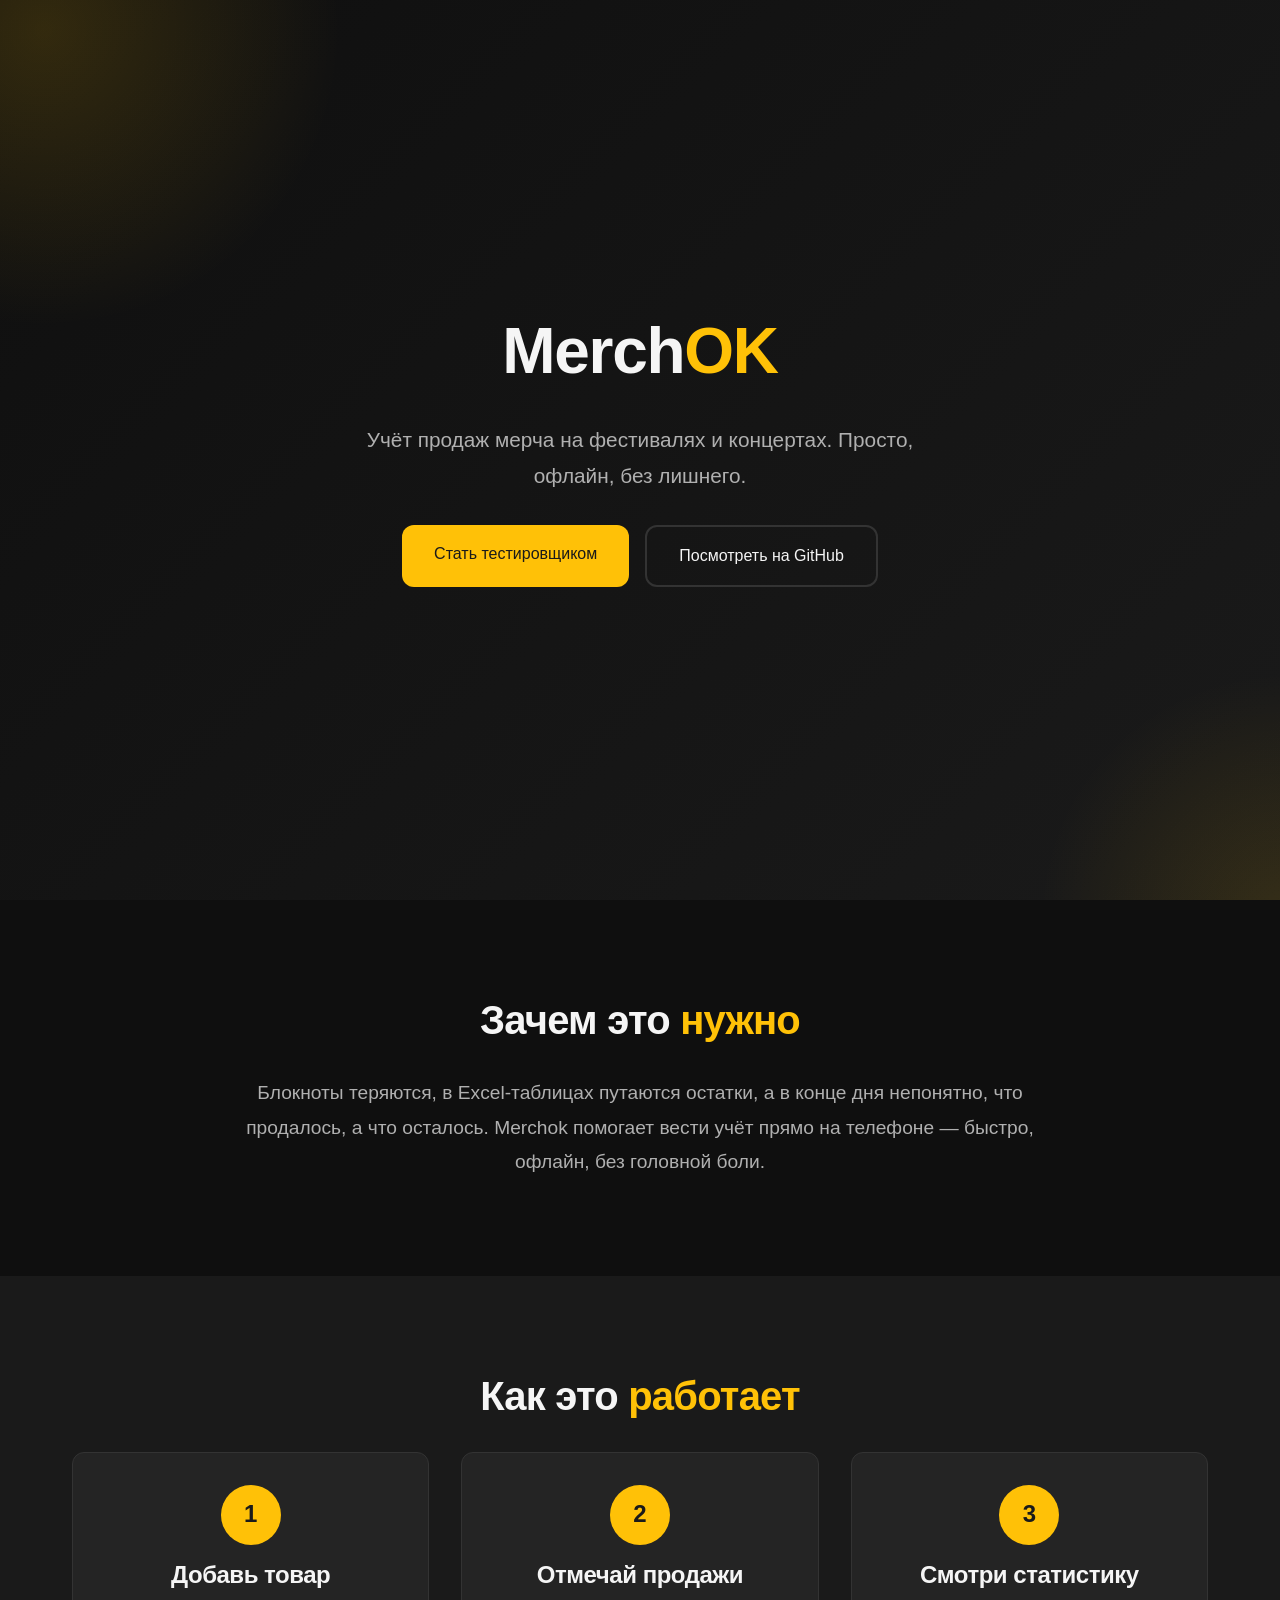
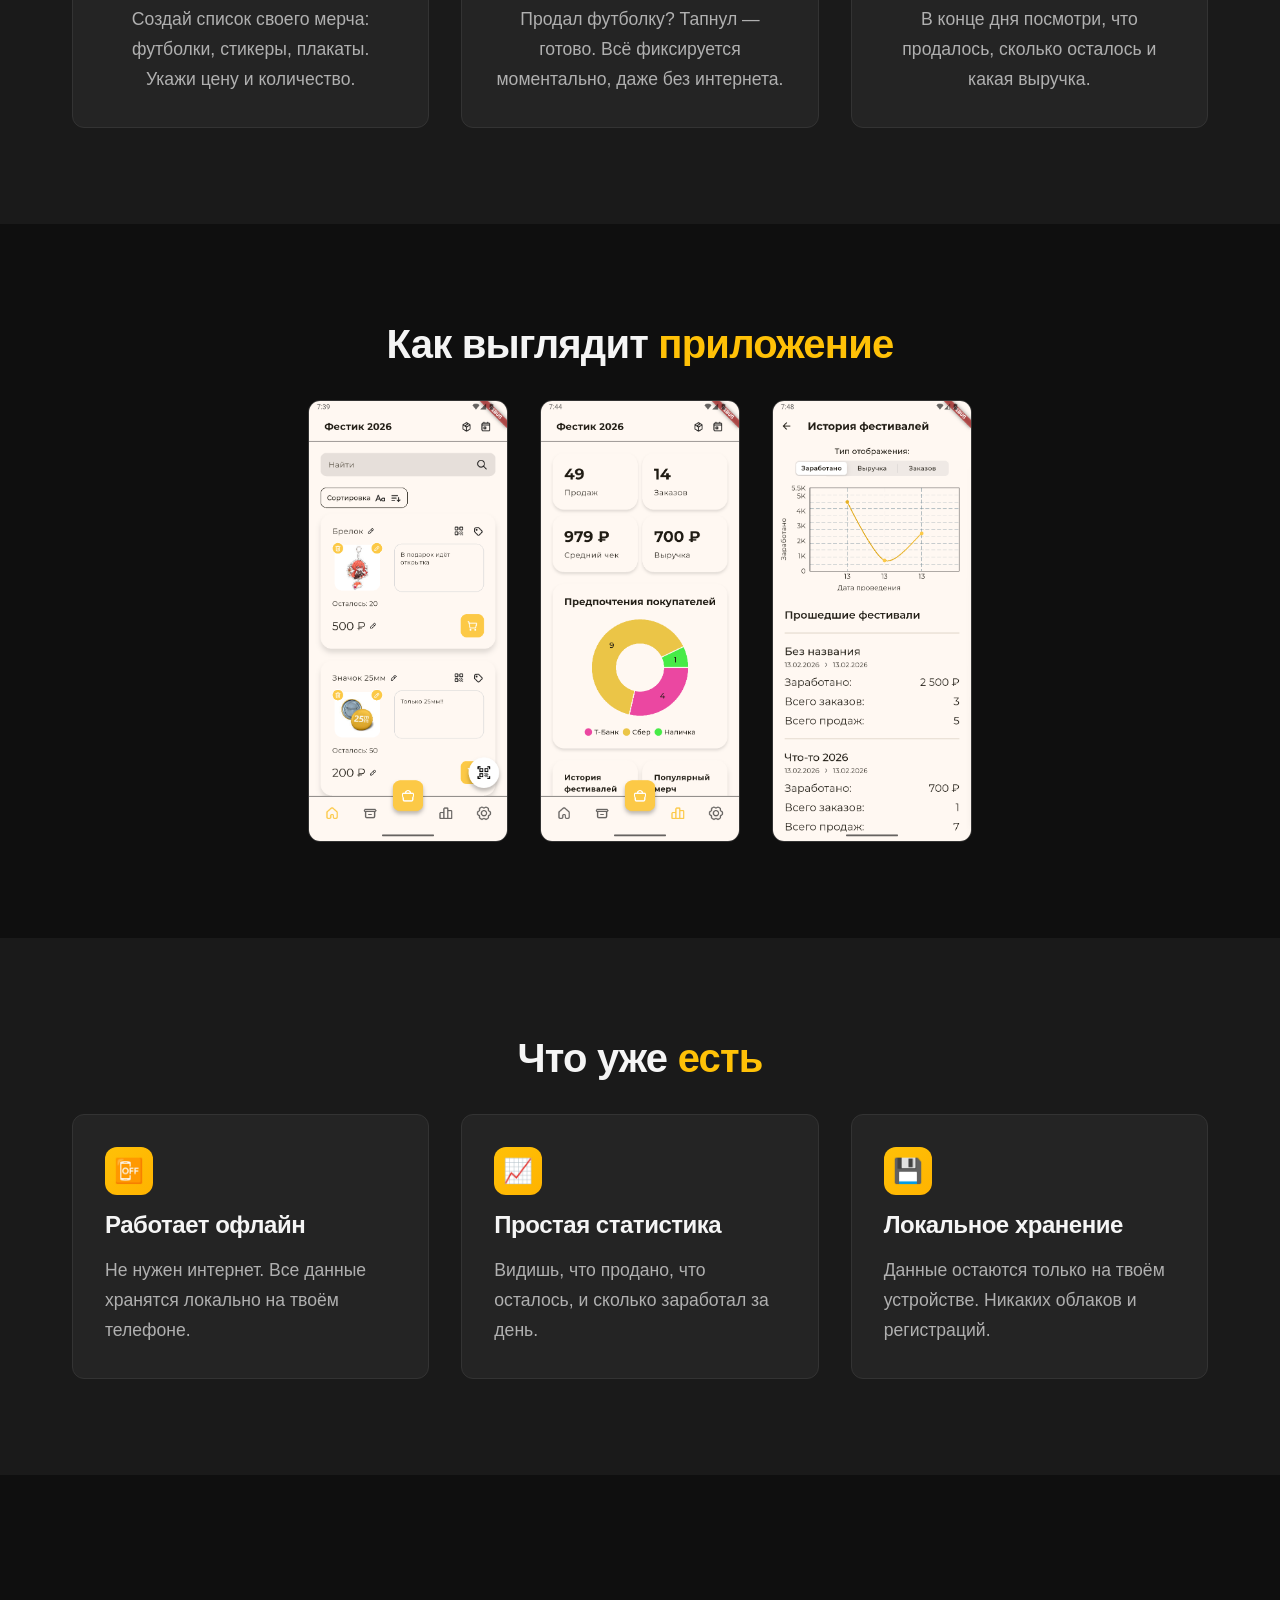
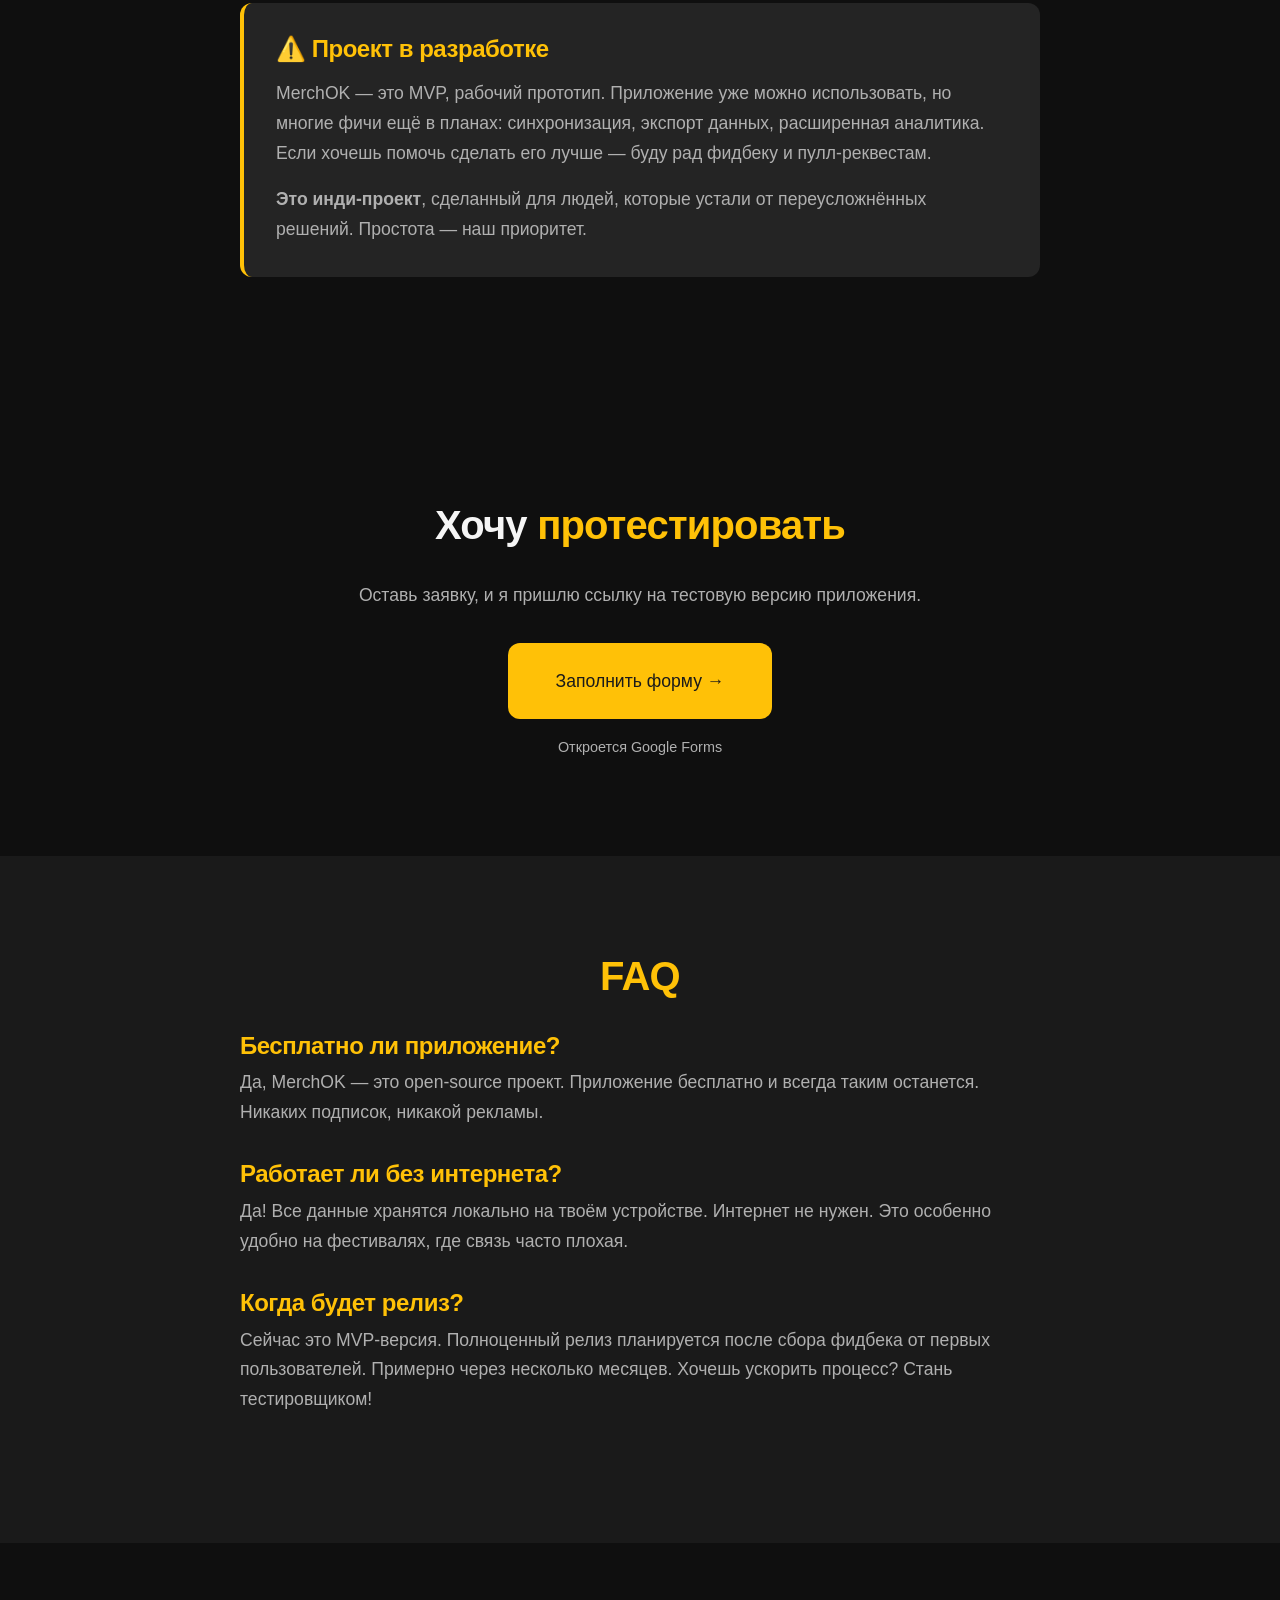
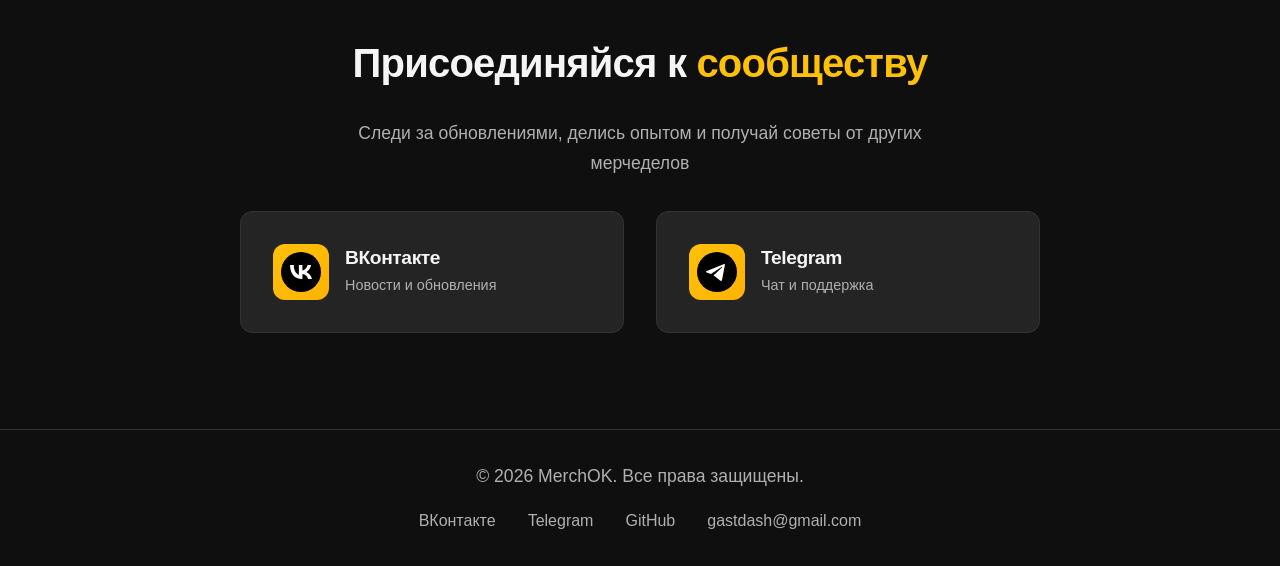
<file: index.html>
<!DOCTYPE html>
<html lang="ru">
    <head>
        <meta charset="UTF-8">
        <meta name="viewport" content="width=device-width, initial-scale=1.0">
        <title>MerchOK — Учёт продаж мерча на фестивалях</title>
        <link rel="stylesheet" href="styles.css">
    </head>
    <body>

        <!-- ============================================
         HERO SECTION
         ============================================ -->
        <section class="hero">
            <div class="container">
                <div class="hero-content">
                    <h1>Merch<span class="accent">OK</span></h1>
                    <p>Учёт продаж мерча на фестивалях и концертах. Просто, офлайн, без лишнего.</p>
                    <div class="btn-group">
                        <a href="#form" class="btn btn-primary">Стать тестировщиком</a>
                        <a href="https://github.com/GASTDASH/merchok" target="_blank" class="btn btn-secondary">Посмотреть на GitHub</a>
                    </div>
                </div>
            </div>
        </section>

        <!-- ============================================
         WHY - Зачем это нужно
         ============================================ -->
        <section class="why-section">
            <div class="container">
                <div class="why-content">
                    <h2>Зачем это <span class="accent">нужно</span></h2>
                    <p>
                        Блокноты теряются, в Excel-таблицах путаются остатки,
                        а в конце дня непонятно, что продалось, а что осталось.
                        Merchok помогает вести учёт прямо на телефоне — быстро,
                        офлайн, без головной боли.
                    </p>
                </div>
            </div>
        </section>

        <!-- ============================================
         HOW IT WORKS - Как работает
         ============================================ -->
        <section>
            <div class="container">
                <h2 class="text-center">Как это <span class="accent">работает</span></h2>
                <div class="steps-grid">
                    <div class="step-card card">
                        <div class="step-number">1</div>
                        <h3>Добавь товар</h3>
                        <p>Создай список своего мерча: футболки, стикеры, плакаты. Укажи цену и количество.</p>
                    </div>
                    <div class="step-card card">
                        <div class="step-number">2</div>
                        <h3>Отмечай продажи</h3>
                        <p>Продал футболку? Тапнул — готово. Всё фиксируется моментально, даже без интернета.</p>
                    </div>
                    <div class="step-card card">
                        <div class="step-number">3</div>
                        <h3>Смотри статистику</h3>
                        <p>В конце дня посмотри, что продалось, сколько осталось и какая выручка.</p>
                    </div>
                </div>
            </div>
        </section>

        <!-- ============================================
         SCREENSHOTS - Скриншоты приложения
         ============================================ -->
        <section style="background: var(--bg-darker);">
            <div class="container">
                <h2 class="text-center">Как выглядит <span class="accent">приложение</span></h2>
                <div class="screenshots-grid">
                    <img src="images/home.png" alt="Главный экран приложения">
                    <img src="images/stat.png" alt="Статистика продаж">
                    <img src="images/history.png" alt="История фестивалей">
                </div>
            </div>
        </section>

        <!-- ============================================
         FEATURES - Что уже есть
         ============================================ -->
        <section>
            <div class="container">
                <h2 class="text-center">Что уже <span class="accent">есть</span></h2>
                <div class="features-grid">
                    <div class="card">
                        <div class="feature-icon">📴</div>
                        <h3>Работает офлайн</h3>
                        <p>Не нужен интернет. Все данные хранятся локально на твоём телефоне.</p>
                    </div>
                    <div class="card">
                        <div class="feature-icon">📈</div>
                        <h3>Простая статистика</h3>
                        <p>Видишь, что продано, что осталось, и сколько заработал за день.</p>
                    </div>
                    <div class="card">
                        <div class="feature-icon">💾</div>
                        <h3>Локальное хранение</h3>
                        <p>Данные остаются только на твоём устройстве. Никаких облаков и регистраций.</p>
                    </div>
                </div>
            </div>
        </section>

        <!-- ============================================
         MVP NOTICE - Проект в разработке
         ============================================ -->
        <section style="background: var(--bg-darker);">
            <div class="container">
                <div class="mvp-notice">
                    <h3>⚠️ Проект в разработке</h3>
                    <p>
                        MerchOK — это MVP, рабочий прототип. Приложение уже можно использовать,
                        но многие фичи ещё в планах: синхронизация, экспорт данных, расширенная
                        аналитика. Если хочешь помочь сделать его лучше — буду рад фидбеку и пулл-реквестам.
                    </p>
                    <p style="margin-top: 1rem;">
                        <strong>Это инди-проект</strong>, сделанный для людей, которые устали от
                        переусложнённых решений. Простота — наш приоритет.
                    </p>
                </div>
            </div>
        </section>

        <!-- ============================================
         FORM - Хочу протестировать
         ============================================ -->
        <section id="form" class="form-section">
            <div class="container">
                <div class="form-container">
                    <h2 class="text-center">Хочу <span class="accent">протестировать</span></h2>
                    <p class="text-center" style="margin-bottom: var(--spacing-md);">
                        Оставь заявку, и я пришлю ссылку на тестовую версию приложения.
                    </p>
                    <div style="text-align: center;">
                        <a href="https://forms.google.com/your-form-link" target="_blank" class="btn btn-primary"
                            style="display: inline-block; padding: 1.5rem 3rem; font-size: 1.1rem;">
                            Заполнить форму →
                        </a>
                        <p style="margin-top: var(--spacing-sm); color: var(--text-secondary); font-size: 0.9rem;">
                            Откроется Google Forms
                        </p>
                    </div>
                </div>
            </div>
        </section>

        <!-- ============================================
         FAQ
         ============================================ -->
        <section>
            <div class="container">
                <h2 class="text-center"><span class="accent">FAQ</span></h2>
                <div class="faq-list">
                    <div class="faq-item">
                        <h3>Бесплатно ли приложение?</h3>
                        <p>
                            Да, MerchOK — это open-source проект. Приложение бесплатно и всегда таким останется.
                            Никаких подписок, никакой рекламы.
                        </p>
                    </div>
                    <div class="faq-item">
                        <h3>Работает ли без интернета?</h3>
                        <p>
                            Да! Все данные хранятся локально на твоём устройстве. Интернет не нужен.
                            Это особенно удобно на фестивалях, где связь часто плохая.
                        </p>
                    </div>
                    <div class="faq-item">
                        <h3>Когда будет релиз?</h3>
                        <p>
                            Сейчас это MVP-версия. Полноценный релиз планируется после сбора фидбека
                            от первых пользователей. Примерно через несколько месяцев.
                            Хочешь ускорить процесс? Стань тестировщиком!
                        </p>
                    </div>
                </div>
            </div>
        </section>

        <!-- ============================================
         SOCIAL - Присоединяйся к сообществу
         ============================================ -->
        <section class="social-section">
            <div class="container">
                <h2 class="text-center">Присоединяйся к <span class="accent">сообществу</span></h2>
                <p class="text-center" style="max-width: 600px; margin: 0 auto var(--spacing-md); font-size: 1.1rem;">
                    Следи за обновлениями, делись опытом и получай советы от других мерчеделов
                </p>
                <div class="social-links">
                    <a href="https://vk.com/merchok" target="_blank" class="social-card">
                        <div class="social-icon">
                            <svg width="40" height="40" viewBox="0 0 40 40" fill="none" xmlns="http://www.w3.org/2000/svg">
                                <rect width="40" height="40" rx="20" fill="black" />
                                <path
                                    d="M20.9825 27C13.466 27 9.17864 21.7447 9 13H12.7651C12.8888 19.4184 15.6646 22.1371 17.8632 22.6977V13H21.4085V18.5355C23.5796 18.2973 25.8607 15.7748 26.6302 13H30.1755C29.8855 14.4391 29.3075 15.8017 28.4776 17.0025C27.6477 18.2033 26.5837 19.2166 25.3523 19.979C26.7269 20.6756 27.941 21.6615 28.9145 22.8717C29.888 24.082 30.5988 25.489 31 27H27.0974C26.7373 25.6876 26.0054 24.5128 24.9934 23.6228C23.9814 22.7328 22.7343 22.1673 21.4085 21.997V27H20.9825Z"
                                    fill="white" />
                            </svg>
                        </div>
                        <div>
                            <h3>ВКонтакте</h3>
                            <p>Новости и обновления</p>
                        </div>
                    </a>
                    <a href="https://t.me/merchok" target="_blank" class="social-card">
                        <div class="social-icon">
                            <svg width="40" height="40" viewBox="0 0 40 40" fill="none" xmlns="http://www.w3.org/2000/svg">
                                <rect width="40" height="40" rx="20" fill="black" />
                                <path
                                    d="M28 12.6022L24.9946 28.2923C24.9946 28.2923 24.5741 29.3801 23.4189 28.8584L16.4846 23.3526L16.4524 23.3364C17.3891 22.4654 24.6524 15.7027 24.9698 15.3961C25.4613 14.9214 25.1562 14.6387 24.5856 14.9974L13.8568 22.053L9.71764 20.6108C9.71764 20.6108 9.06626 20.3708 9.00359 19.8491C8.9401 19.3265 9.73908 19.0439 9.73908 19.0439L26.6131 12.1889C26.6131 12.1889 28 11.5579 28 12.6022Z"
                                    fill="white" />
                            </svg>

                        </div>
                        <div>
                            <h3>Telegram</h3>
                            <p>Чат и поддержка</p>
                        </div>
                    </a>
                </div>
            </div>
        </section>

        <!-- ============================================
         FOOTER
         ============================================ -->
        <footer>
            <div class="container">
                <div class="footer-content">
                    <p>&copy; 2026 MerchOK. Все права защищены.</p>
                    <div class="footer-links">
                        <a href="https://vk.com/merchok" target="_blank">ВКонтакте</a>
                        <a href="https://t.me/merchok_app" target="_blank">Telegram</a>
                        <a href="https://github.com/GASTDASH/merchok" target="_blank">GitHub</a>
                        <a href="mailto:gastdash@gmail.com">gastdash@gmail.com</a>
                    </div>
                </div>
            </div>
        </footer>

        <!-- ============================================
         JAVASCRIPT
         ============================================ -->
        <script>
        // Плавное появление элементов при скролле
        const observerOptions = {
            threshold: 0.1,
            rootMargin: '0px 0px -50px 0px'
        };

        const observer = new IntersectionObserver(function(entries) {
            entries.forEach(entry => {
                if (entry.isIntersecting) {
                    entry.target.style.opacity = '1';
                    entry.target.style.transform = 'translateY(0)';
                }
            });
        }, observerOptions);

        // Наблюдаем за карточками
        document.querySelectorAll('.card, .faq-item').forEach(el => {
            el.style.opacity = '0';
            el.style.transform = 'translateY(20px)';
            el.style.transition = 'opacity 0.6s ease, transform 0.6s ease';
            observer.observe(el);
        });
    </script>

    </body>
</html>
</file>
<file: styles.css>
/* ============================================
   RESET & BASE STYLES
   ============================================ */
* {
  margin: 0;
  padding: 0;
  box-sizing: border-box;
}

/* CSS Variables для цветов и размеров */
:root {
  --bg-dark: #1a1a1a;
  --bg-darker: #0f0f0f;
  --bg-card: #242424;
  --text-primary: #f5f5f5;
  --text-secondary: #b0b0b0;
  --accent-yellow: #ffc107;
  --accent-yellow-dim: #ffb300;
  --accent-hover: #ffca28;
  --border-color: #333;

  --spacing-xs: 0.5rem;
  --spacing-sm: 1rem;
  --spacing-md: 2rem;
  --spacing-lg: 4rem;
  --spacing-xl: 6rem;

  --border-radius: 12px;
  --transition: all 0.3s cubic-bezier(0.4, 0, 0.2, 1);
}

body {
  font-family:
    -apple-system, BlinkMacSystemFont, 'Segoe UI', 'SF Pro Display', sans-serif;
  background: var(--bg-dark);
  color: var(--text-primary);
  line-height: 1.6;
  font-size: 16px;
  overflow-x: hidden;
}

/* Плавная прокрутка */
html {
  scroll-behavior: smooth;
}

/* ============================================
   TYPOGRAPHY
   ============================================ */
h1,
h2,
h3 {
  font-weight: 600;
  letter-spacing: -0.02em;
  line-height: 1.2;
}

h1 {
  font-size: clamp(2.5rem, 8vw, 4rem);
  margin-bottom: var(--spacing-sm);
}

h2 {
  font-size: clamp(1.8rem, 5vw, 2.5rem);
  margin-bottom: var(--spacing-md);
}

h3 {
  font-size: clamp(1.2rem, 3vw, 1.5rem);
  margin-bottom: var(--spacing-sm);
}

p {
  font-size: 1.1rem;
  color: var(--text-secondary);
  line-height: 1.7;
}

/* Акцент жёлтым */
.accent {
  color: var(--accent-yellow);
}

/* ============================================
   LAYOUT CONTAINER
   ============================================ */
.container {
  max-width: 1200px;
  margin: 0 auto;
  padding: 0 var(--spacing-md);
}

section {
  padding: var(--spacing-xl) 0;
  position: relative;
}

/* ============================================
   BUTTONS
   ============================================ */
.btn {
  display: inline-block;
  padding: 1rem 2rem;
  font-size: 1rem;
  font-weight: 500;
  text-decoration: none;
  border-radius: var(--border-radius);
  transition: var(--transition);
  cursor: pointer;
  border: none;
  font-family: inherit;
}

.btn-primary {
  background: var(--accent-yellow);
  color: var(--bg-dark);
}

.btn-primary:hover {
  background: var(--accent-hover);
  transform: translateY(-2px);
  box-shadow: 0 8px 24px rgba(255, 193, 7, 0.3);
}

.btn-secondary {
  background: transparent;
  color: var(--text-primary);
  border: 2px solid var(--border-color);
}

.btn-secondary:hover {
  border-color: var(--accent-yellow);
  color: var(--accent-yellow);
  transform: translateY(-2px);
}

.btn-group {
  display: flex;
  gap: var(--spacing-sm);
  flex-wrap: wrap;
  margin-top: var(--spacing-md);
  justify-content: center;
}

/* ============================================
   HERO SECTION
   ============================================ */
.hero {
  min-height: 100vh;
  display: flex;
  align-items: center;
  justify-content: center;
  text-align: center;
  background: linear-gradient(135deg, var(--bg-darker) 0%, var(--bg-dark) 100%);
  position: relative;
  overflow: hidden;
}

/* Декоративный фон */
.hero::before {
  content: '';
  position: absolute;
  top: -30%;
  left: -20%;
  width: 600px;
  height: 600px;
  background: radial-gradient(
    circle,
    rgba(255, 193, 7, 0.15) 0%,
    transparent 70%
  );
  border-radius: 50%;
  animation: float 20s ease-in-out infinite;
}

.hero::after {
  content: '';
  position: absolute;
  bottom: -30%;
  right: -20%;
  width: 500px;
  height: 500px;
  background: radial-gradient(
    circle,
    rgba(255, 193, 7, 0.12) 0%,
    transparent 70%
  );
  border-radius: 50%;
  animation: float 25s ease-in-out infinite reverse;
}

@keyframes float {
  0%,
  100% {
    transform: translate(0, 0);
  }
  50% {
    transform: translate(-30px, 30px);
  }
}

.hero-content {
  position: relative;
  z-index: 1;
  animation: fadeInUp 1s ease-out;
}

@keyframes fadeInUp {
  from {
    opacity: 0;
    transform: translateY(30px);
  }
  to {
    opacity: 1;
    transform: translateY(0);
  }
}

.hero h1 {
  margin-bottom: var(--spacing-md);
}

.hero p {
  font-size: 1.3rem;
  max-width: 600px;
  margin: 0 auto var(--spacing-md);
}

/* ============================================
   CARD COMPONENTS
   ============================================ */
.card {
  background: var(--bg-card);
  border-radius: var(--border-radius);
  padding: var(--spacing-md);
  border: 1px solid var(--border-color);
  transition: var(--transition);
}

.card:hover {
  border-color: var(--accent-yellow);
  transform: translateY(-4px);
  box-shadow: 0 12px 32px rgba(0, 0, 0, 0.3);
}

/* ============================================
   WHY SECTION - Зачем это нужно
   ============================================ */
.why-section {
  background: var(--bg-darker);
}

.why-content {
  max-width: 800px;
  margin: 0 auto;
  text-align: center;
}

.why-content p {
  font-size: 1.2rem;
  line-height: 1.8;
}

/* ============================================
   HOW IT WORKS - Как работает
   ============================================ */
.steps-grid {
  display: grid;
  grid-template-columns: repeat(auto-fit, minmax(280px, 1fr));
  gap: var(--spacing-md);
  margin-top: var(--spacing-md);
}

.step-card {
  text-align: center;
}

.step-number {
  width: 60px;
  height: 60px;
  background: var(--accent-yellow);
  color: var(--bg-dark);
  border-radius: 50%;
  display: flex;
  align-items: center;
  justify-content: center;
  font-size: 1.5rem;
  font-weight: 700;
  margin: 0 auto var(--spacing-sm);
}

/* ============================================
   FEATURES - Что уже есть
   ============================================ */
.features-grid {
  display: grid;
  grid-template-columns: repeat(auto-fit, minmax(300px, 1fr));
  gap: var(--spacing-md);
  margin-top: var(--spacing-md);
}

.feature-icon {
  width: 48px;
  height: 48px;
  background: linear-gradient(
    135deg,
    var(--accent-yellow),
    var(--accent-yellow-dim)
  );
  border-radius: 12px;
  display: flex;
  align-items: center;
  justify-content: center;
  font-size: 1.5rem;
  margin-bottom: var(--spacing-sm);
}

/* ============================================
   MVP NOTICE - Проект в разработке
   ============================================ */
.mvp-notice {
  background: var(--bg-card);
  border-left: 4px solid var(--accent-yellow);
  padding: var(--spacing-md);
  border-radius: var(--border-radius);
  max-width: 800px;
  margin: var(--spacing-md) auto;
}

.mvp-notice h3 {
  color: var(--accent-yellow);
}

/* ============================================
   FORM SECTION
   ============================================ */
.form-section {
  background: var(--bg-darker);
}

.form-container {
  max-width: 600px;
  margin: 0 auto;
}

.form-group {
  margin-bottom: var(--spacing-sm);
}

label {
  display: block;
  margin-bottom: var(--spacing-xs);
  color: var(--text-primary);
  font-weight: 500;
}

input[type='text'],
input[type='email'] {
  width: 100%;
  padding: 1rem;
  background: var(--bg-card);
  border: 2px solid var(--border-color);
  border-radius: var(--border-radius);
  color: var(--text-primary);
  font-size: 1rem;
  font-family: inherit;
  transition: var(--transition);
}

input[type='text']:focus,
input[type='email']:focus {
  outline: none;
  border-color: var(--accent-yellow);
  box-shadow: 0 0 0 3px rgba(255, 193, 7, 0.1);
}

.submit-btn {
  width: 100%;
  padding: 1.2rem;
  margin-top: var(--spacing-sm);
}

/* ============================================
   FAQ SECTION
   ============================================ */
.faq-list {
  max-width: 800px;
  margin: var(--spacing-md) auto 0;
}

.faq-item {
  margin-bottom: var(--spacing-md);
}

.faq-item h3 {
  color: var(--accent-yellow);
  margin-bottom: var(--spacing-xs);
}

/* ============================================
   SCREENSHOTS PLACEHOLDER
   ============================================ */
.screenshots-grid {
  display: grid;
  grid-template-columns: repeat(auto-fit, minmax(100px, 200px));
  gap: var(--spacing-md);
  margin-top: var(--spacing-md);
  align-items: start;
  justify-content: center;
}

.screenshot-placeholder {
  aspect-ratio: 9/16;
  background: linear-gradient(135deg, var(--bg-card) 0%, var(--bg-darker) 100%);
  border-radius: var(--border-radius);
  border: 2px dashed var(--border-color);
  display: flex;
  align-items: center;
  justify-content: center;
  color: var(--text-secondary);
  font-size: 0.9rem;
  transition: var(--transition);
}

.screenshot-placeholder:hover {
  border-color: var(--accent-yellow);
}

.screenshots-grid img {
  width: 100%;
  height: auto;
  border-radius: var(--border-radius);
  border: 1px solid var(--border-color);
  transition: var(--transition);
}

.screenshots-grid img:hover {
  border-color: var(--accent-yellow);
  transform: translateY(-4px);
  box-shadow: 0 12px 32px rgba(0, 0, 0, 0.3);
}

/* ============================================
   SOCIAL SECTION
   ============================================ */
.social-section {
  background: var(--bg-darker);
}

.social-links {
  display: grid;
  grid-template-columns: repeat(auto-fit, minmax(280px, 1fr));
  gap: var(--spacing-md);
  max-width: 800px;
  margin: 0 auto;
}

.social-card {
  display: flex;
  align-items: center;
  gap: var(--spacing-sm);
  background: var(--bg-card);
  padding: var(--spacing-md);
  border-radius: var(--border-radius);
  border: 1px solid var(--border-color);
  text-decoration: none;
  color: var(--text-primary);
  transition: var(--transition);
}

.social-card:hover {
  border-color: var(--accent-yellow);
  transform: translateY(-4px);
  box-shadow: 0 12px 32px rgba(0, 0, 0, 0.3);
}

.social-icon {
  width: 56px;
  height: 56px;
  background: linear-gradient(
    135deg,
    var(--accent-yellow),
    var(--accent-yellow-dim)
  );
  border-radius: 12px;
  display: flex;
  align-items: center;
  justify-content: center;
  flex-shrink: 0;
  color: var(--bg-dark);
}

.social-card h3 {
  margin: 0 0 0.25rem 0;
  font-size: 1.2rem;
}

.social-card p {
  margin: 0;
  font-size: 0.9rem;
}

/* ============================================
   FOOTER
   ============================================ */
footer {
  background: var(--bg-darker);
  padding: var(--spacing-md) 0;
  text-align: center;
  border-top: 1px solid var(--border-color);
}

.footer-content {
  display: flex;
  flex-direction: column;
  gap: var(--spacing-sm);
  align-items: center;
}

.footer-links {
  display: flex;
  gap: var(--spacing-md);
  flex-wrap: wrap;
  justify-content: center;
}

.footer-links a {
  color: var(--text-secondary);
  text-decoration: none;
  transition: var(--transition);
}

.footer-links a:hover {
  color: var(--accent-yellow);
}

/* ============================================
   RESPONSIVE
   ============================================ */
@media (max-width: 768px) {
  :root {
    --spacing-lg: 3rem;
    --spacing-xl: 4rem;
  }

  .btn-group {
    flex-direction: column;
  }

  .btn {
    width: 100%;
    text-align: center;
  }

  .steps-grid,
  .features-grid {
    grid-template-columns: 1fr;
  }

  .hero {
    min-height: 90vh;
  }
}

/* ============================================
   UTILITY CLASSES
   ============================================ */
.text-center {
  text-align: center;
}

.mt-lg {
  margin-top: var(--spacing-lg);
}

/* Плавное появление элементов при скролле */
@media (prefers-reduced-motion: no-preference) {
  .card,
  .step-card,
  .faq-item {
    animation: fadeIn 0.6s ease-out;
  }

  @keyframes fadeIn {
    from {
      opacity: 0;
      transform: translateY(20px);
    }
    to {
      opacity: 1;
      transform: translateY(0);
    }
  }
}
</file>
